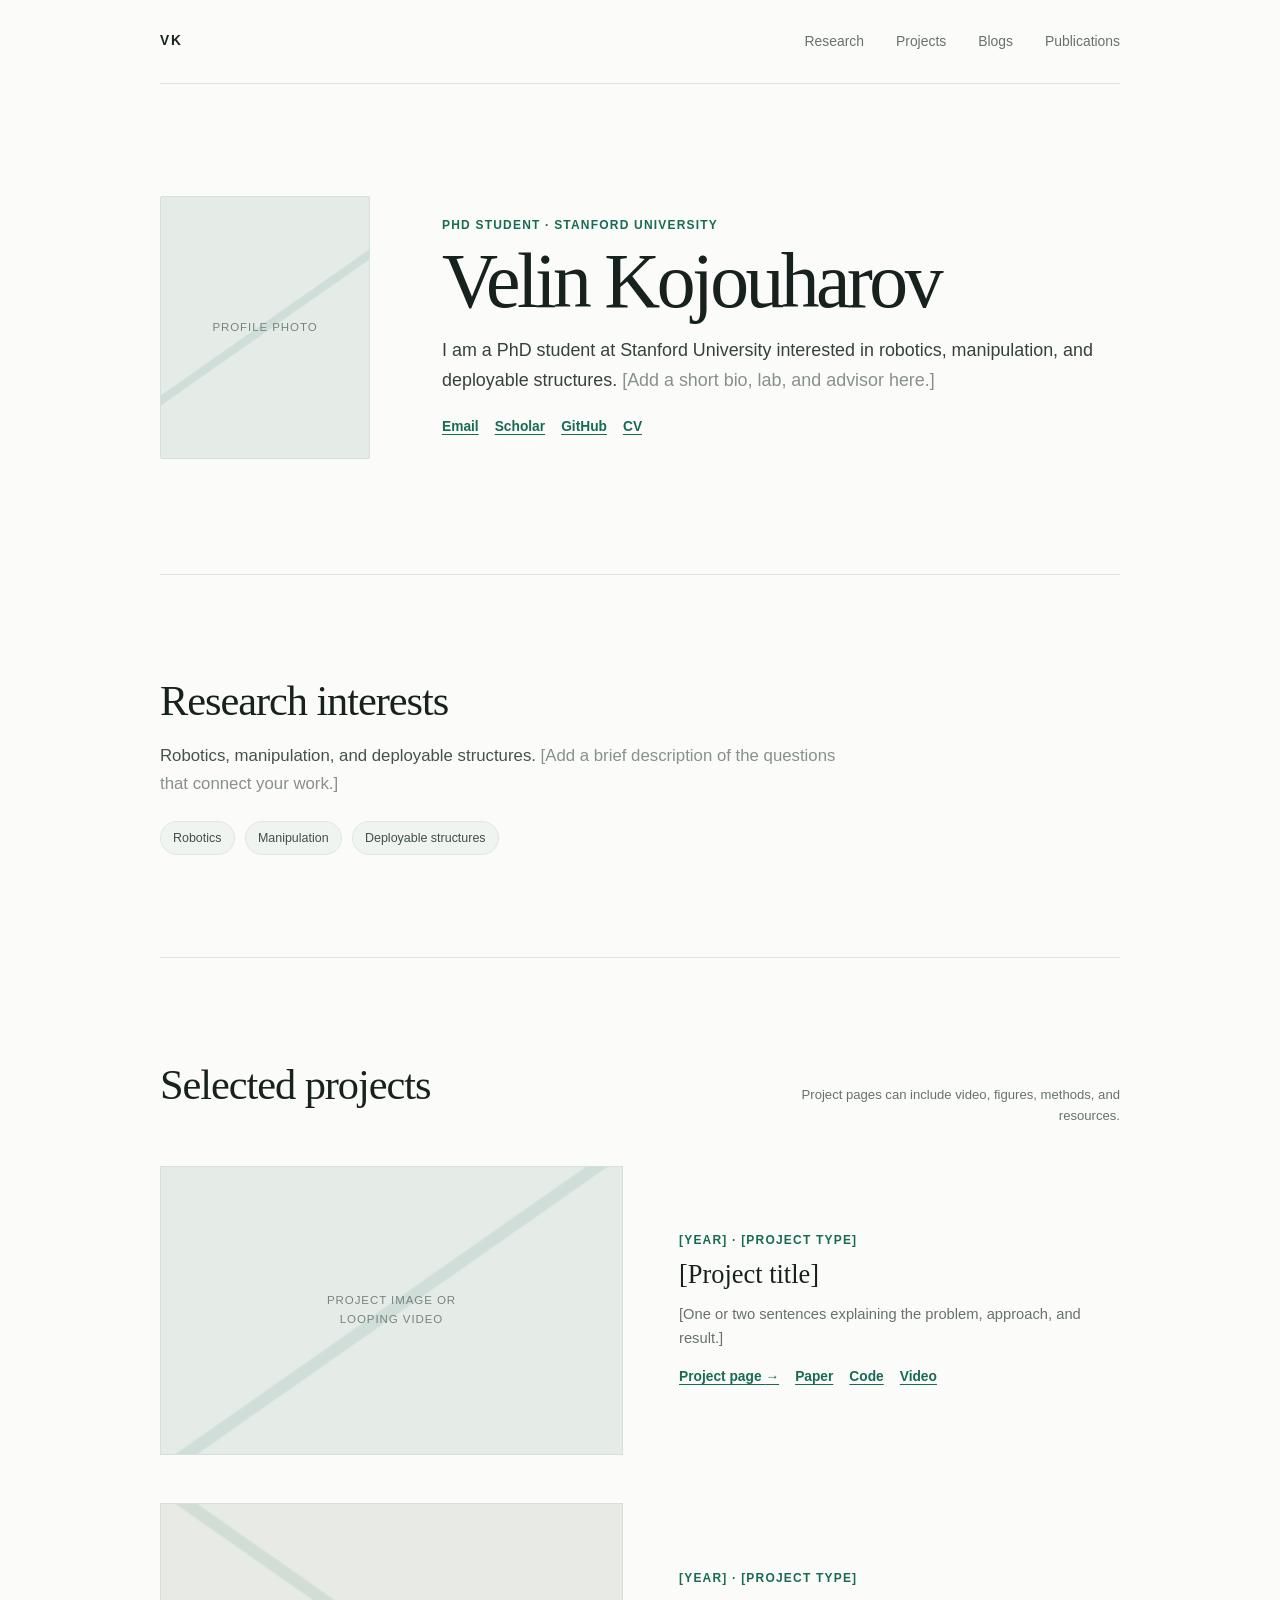
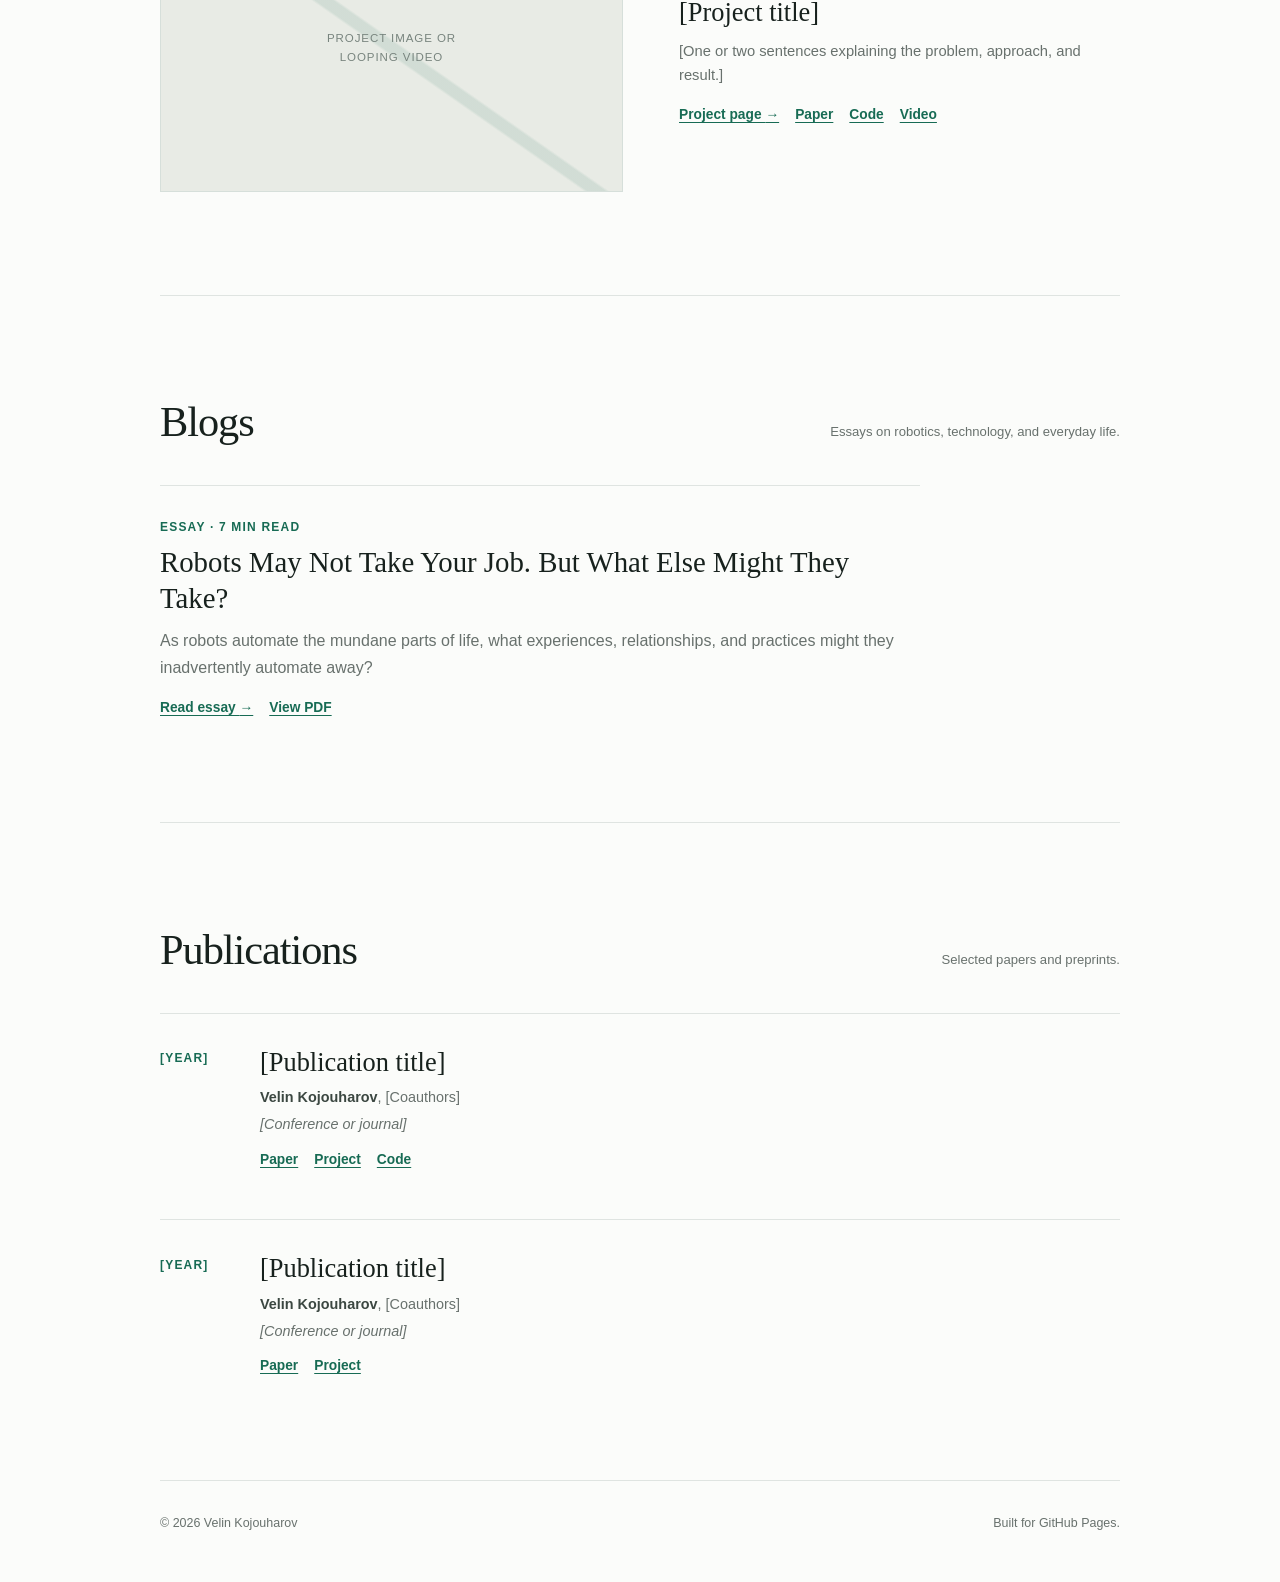
<file: index.html>
<!doctype html>
<html lang="en">
<head>
  <meta charset="utf-8">
  <meta name="viewport" content="width=device-width, initial-scale=1">
  <meta name="description" content="Velin Kojouharov — PhD student at Stanford University working in robotics, manipulation, and deployable structures.">
  <title>Velin Kojouharov</title>
  <link rel="stylesheet" href="style.css">
</head>
<body>
  <a class="skip-link" href="#main-content">Skip to content</a>

  <header class="site-header">
    <a class="wordmark" href="/" aria-label="Velin Kojouharov, home">VK</a>
    <nav aria-label="Primary navigation">
      <a href="#research">Research</a>
      <a href="#projects">Projects</a>
      <a href="#blogs">Blogs</a>
      <a href="#publications">Publications</a>
    </nav>
  </header>

  <main id="main-content">
    <section class="intro" aria-labelledby="intro-title">
      <div class="portrait placeholder" role="img" aria-label="Profile photo placeholder">
        <span>Profile photo</span>
      </div>

      <div class="intro-copy">
        <p class="eyebrow">PhD Student · Stanford University</p>
        <h1 id="intro-title">Velin Kojouharov</h1>
        <p class="lede">
          I am a PhD student at Stanford University interested in robotics,
          manipulation, and deployable structures.
          <span class="placeholder-copy">[Add a short bio, lab, and advisor here.]</span>
        </p>
        <div class="links" aria-label="Profile links">
          <a href="#" aria-label="Email address placeholder">Email</a>
          <a href="#" aria-label="Google Scholar profile placeholder">Scholar</a>
          <a href="#" aria-label="GitHub profile placeholder">GitHub</a>
          <a href="#" aria-label="Curriculum vitae placeholder">CV</a>
        </div>
      </div>
    </section>

    <section id="research" class="section" aria-labelledby="research-title">
      <h2 id="research-title">Research interests</h2>
      <p class="section-intro">
        Robotics, manipulation, and deployable structures.
        <span class="placeholder-copy">[Add a brief description of the questions that connect your work.]</span>
      </p>
      <ul class="topic-list" aria-label="Research topics">
        <li>Robotics</li>
        <li>Manipulation</li>
        <li>Deployable structures</li>
      </ul>
    </section>

    <section id="projects" class="section" aria-labelledby="projects-title">
      <div class="section-heading">
        <h2 id="projects-title">Selected projects</h2>
        <p>Project pages can include video, figures, methods, and resources.</p>
      </div>

      <div class="project-list">
        <article class="project-card">
          <a class="project-media placeholder" href="projects/project-one.html" aria-label="Open project one placeholder page">
            <span>Project image or looping video</span>
          </a>
          <div class="project-copy">
            <p class="project-meta">[Year] · [Project type]</p>
            <h3><a href="projects/project-one.html">[Project title]</a></h3>
            <p>[One or two sentences explaining the problem, approach, and result.]</p>
            <div class="project-links">
              <a href="projects/project-one.html">Project page <span aria-hidden="true">→</span></a>
              <a href="#">Paper</a>
              <a href="#">Code</a>
              <a href="#">Video</a>
            </div>
          </div>
        </article>

        <article class="project-card">
          <a class="project-media placeholder placeholder-alt" href="projects/project-two.html" aria-label="Open project two placeholder page">
            <span>Project image or looping video</span>
          </a>
          <div class="project-copy">
            <p class="project-meta">[Year] · [Project type]</p>
            <h3><a href="projects/project-two.html">[Project title]</a></h3>
            <p>[One or two sentences explaining the problem, approach, and result.]</p>
            <div class="project-links">
              <a href="projects/project-two.html">Project page <span aria-hidden="true">→</span></a>
              <a href="#">Paper</a>
              <a href="#">Code</a>
              <a href="#">Video</a>
            </div>
          </div>
        </article>
      </div>
    </section>

    <section id="blogs" class="section" aria-labelledby="blogs-title">
      <div class="section-heading">
        <h2 id="blogs-title">Blogs</h2>
        <p>Essays on robotics, technology, and everyday life.</p>
      </div>

      <div class="blog-list">
        <article class="blog-card">
          <p class="blog-meta">Essay · 7 min read</p>
          <h3><a href="blogs/robots-and-everyday-life.html">Robots May Not Take Your Job. But What Else Might They Take?</a></h3>
          <p>
            As robots automate the mundane parts of life, what experiences,
            relationships, and practices might they inadvertently automate away?
          </p>
          <div class="blog-links">
            <a href="blogs/robots-and-everyday-life.html">Read essay <span aria-hidden="true">→</span></a>
            <a href="blog%20post.pdf">View PDF</a>
          </div>
        </article>
      </div>
    </section>

    <section id="publications" class="section" aria-labelledby="publications-title">
      <div class="section-heading">
        <h2 id="publications-title">Publications</h2>
        <p>Selected papers and preprints.</p>
      </div>

      <div class="publication-list">
        <article class="publication">
          <p class="publication-year">[Year]</p>
          <div>
            <h3>[Publication title]</h3>
            <p class="authors"><strong>Velin Kojouharov</strong>, [Coauthors]</p>
            <p class="venue">[Conference or journal]</p>
            <div class="publication-links">
              <a href="#">Paper</a>
              <a href="#">Project</a>
              <a href="#">Code</a>
            </div>
          </div>
        </article>

        <article class="publication">
          <p class="publication-year">[Year]</p>
          <div>
            <h3>[Publication title]</h3>
            <p class="authors"><strong>Velin Kojouharov</strong>, [Coauthors]</p>
            <p class="venue">[Conference or journal]</p>
            <div class="publication-links">
              <a href="#">Paper</a>
              <a href="#">Project</a>
            </div>
          </div>
        </article>
      </div>
    </section>
  </main>

  <footer>
    <p>© <span id="year">2026</span> Velin Kojouharov</p>
    <p>Built for GitHub Pages.</p>
  </footer>

  <script>
    document.getElementById('year').textContent = new Date().getFullYear();
  </script>
</body>
</html>
</file>
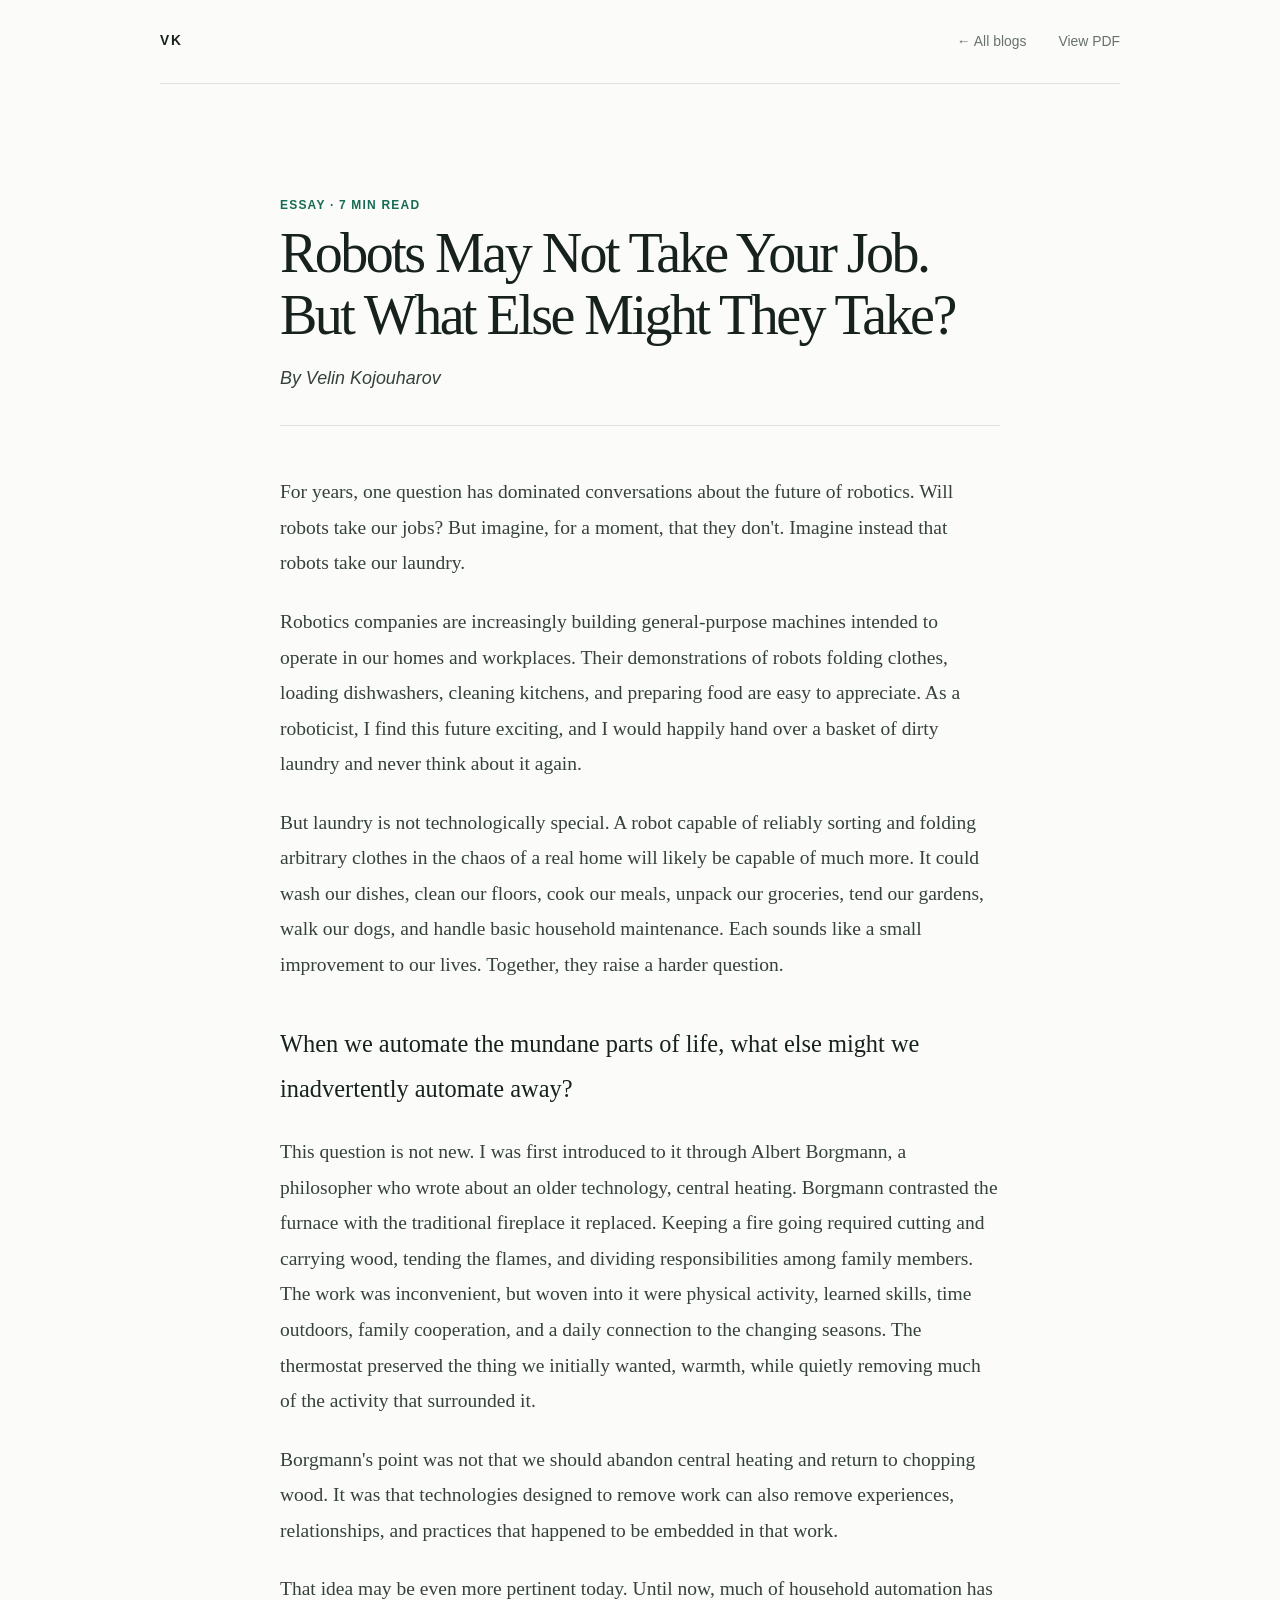
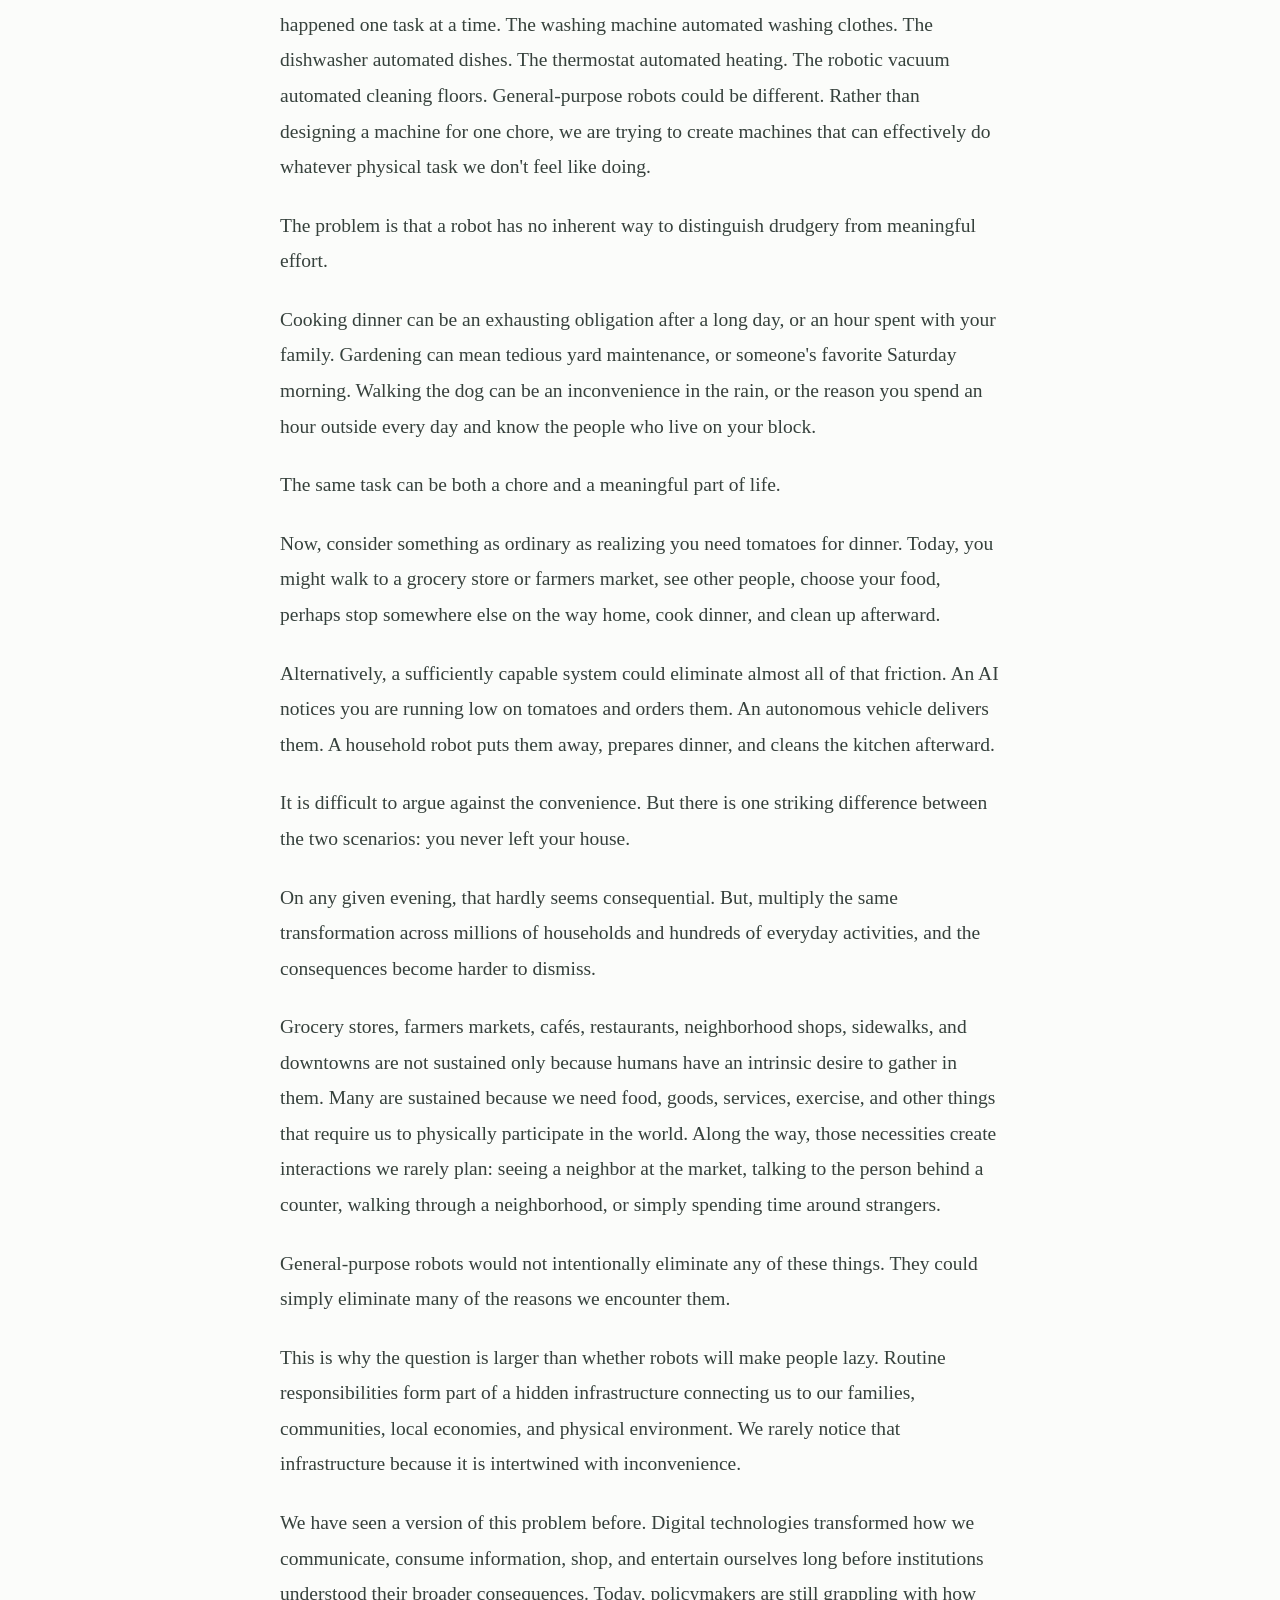
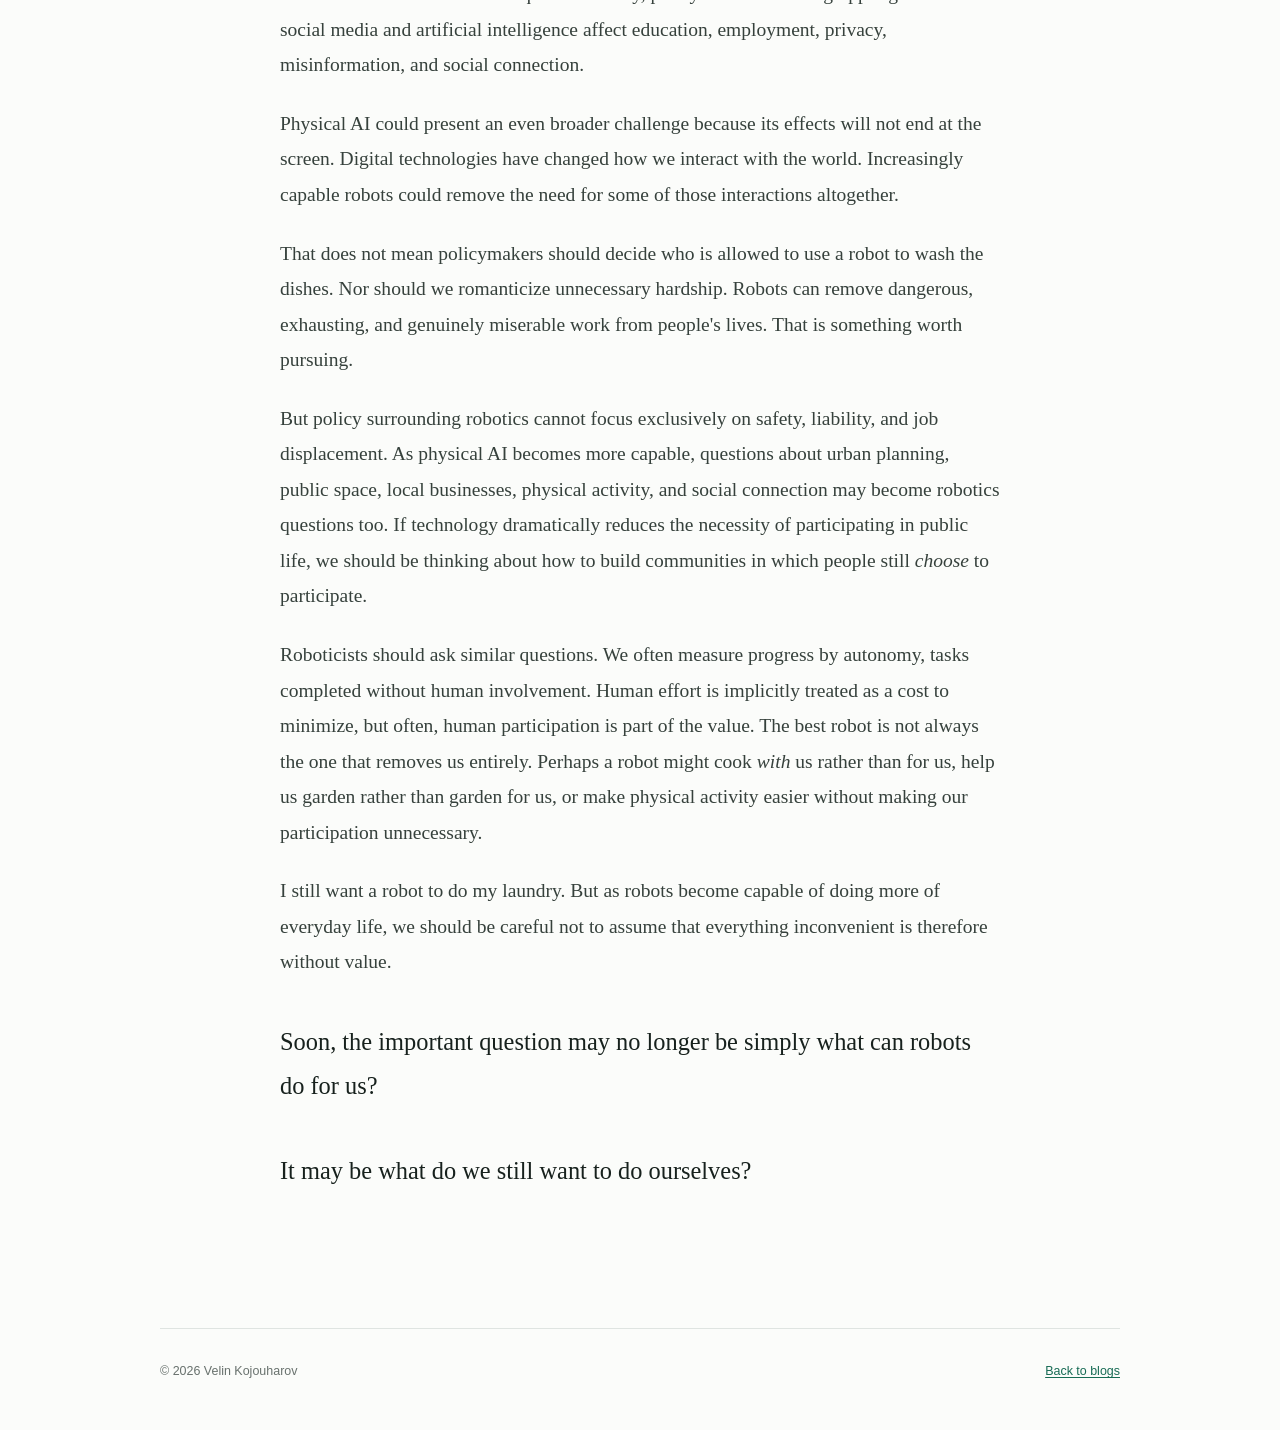
<file: blogs/robots-and-everyday-life.html>
<!doctype html>
<html lang="en">
<head>
  <meta charset="utf-8">
  <meta name="viewport" content="width=device-width, initial-scale=1">
  <meta name="description" content="An essay about what general-purpose household robots might quietly remove from everyday life alongside mundane work.">
  <title>Robots May Not Take Your Job. But What Else Might They Take? — Velin Kojouharov</title>
  <link rel="stylesheet" href="../style.css">
</head>
<body>
  <a class="skip-link" href="#main-content">Skip to content</a>

  <header class="site-header">
    <a class="wordmark" href="../index.html" aria-label="Velin Kojouharov, home">VK</a>
    <nav aria-label="Article navigation">
      <a href="../index.html#blogs">← All blogs</a>
      <a href="../blog%20post.pdf">View PDF</a>
    </nav>
  </header>

  <main id="main-content">
    <article class="blog-post">
      <header class="blog-post-header">
        <p class="blog-meta">Essay · 7 min read</p>
        <h1>Robots May Not Take Your Job. But What Else Might They Take?</h1>
        <p class="lede"><em>By Velin Kojouharov</em></p>
      </header>

      <div class="blog-content">
        <p>For years, one question has dominated conversations about the future of robotics. Will robots take our jobs? But imagine, for a moment, that they don't. Imagine instead that robots take our laundry.</p>

        <p>Robotics companies are increasingly building general-purpose machines intended to operate in our homes and workplaces. Their demonstrations of robots folding clothes, loading dishwashers, cleaning kitchens, and preparing food are easy to appreciate. As a roboticist, I find this future exciting, and I would happily hand over a basket of dirty laundry and never think about it again.</p>

        <p>But laundry is not technologically special. A robot capable of reliably sorting and folding arbitrary clothes in the chaos of a real home will likely be capable of much more. It could wash our dishes, clean our floors, cook our meals, unpack our groceries, tend our gardens, walk our dogs, and handle basic household maintenance. Each sounds like a small improvement to our lives. Together, they raise a harder question.</p>
          
        <p class="closing-question">When we automate the mundane parts of life, what else might we inadvertently automate away?</p>

        <p>This question is not new. I was first introduced to it through Albert Borgmann, a philosopher who wrote about an older technology, central heating. Borgmann contrasted the furnace with the traditional fireplace it replaced. Keeping a fire going required cutting and carrying wood, tending the flames, and dividing responsibilities among family members. The work was inconvenient, but woven into it were physical activity, learned skills, time outdoors, family cooperation, and a daily connection to the changing seasons. The thermostat preserved the thing we initially wanted, warmth, while quietly removing much of the activity that surrounded it.</p>

        <p>Borgmann's point was not that we should abandon central heating and return to chopping wood. It was that technologies designed to remove work can also remove experiences, relationships, and practices that happened to be embedded in that work.</p>

        <p>That idea may be even more pertinent today. Until now, much of household automation has happened one task at a time. The washing machine automated washing clothes. The dishwasher automated dishes. The thermostat automated heating. The robotic vacuum automated cleaning floors. General-purpose robots could be different. Rather than designing a machine for one chore, we are trying to create machines that can effectively do whatever physical task we don't feel like doing.</p>

        <p>The problem is that a robot has no inherent way to distinguish drudgery from meaningful effort.</p>

        <p>Cooking dinner can be an exhausting obligation after a long day, or an hour spent with your family. Gardening can mean tedious yard maintenance, or someone's favorite Saturday morning. Walking the dog can be an inconvenience in the rain, or the reason you spend an hour outside every day and know the people who live on your block.</p>

        <p>The same task can be both a chore and a meaningful part of life.</p>

        <p>Now, consider something as ordinary as realizing you need tomatoes for dinner. Today, you might walk to a grocery store or farmers market, see other people, choose your food, perhaps stop somewhere else on the way home, cook dinner, and clean up afterward.</p>

        <p>Alternatively, a sufficiently capable system could eliminate almost all of that friction. An AI notices you are running low on tomatoes and orders them. An autonomous vehicle delivers them. A household robot puts them away, prepares dinner, and cleans the kitchen afterward.</p>

        <p>It is difficult to argue against the convenience. But there is one striking difference between the two scenarios: you never left your house.</p>

        <p>On any given evening, that hardly seems consequential. But, multiply the same transformation across millions of households and hundreds of everyday activities, and the consequences become harder to dismiss.</p>

        <p>Grocery stores, farmers markets, cafés, restaurants, neighborhood shops, sidewalks, and downtowns are not sustained only because humans have an intrinsic desire to gather in them. Many are sustained because we need food, goods, services, exercise, and other things that require us to physically participate in the world. Along the way, those necessities create interactions we rarely plan: seeing a neighbor at the market, talking to the person behind a counter, walking through a neighborhood, or simply spending time around strangers.</p>

        <p>General-purpose robots would not intentionally eliminate any of these things. They could simply eliminate many of the reasons we encounter them.</p>

        <p>This is why the question is larger than whether robots will make people lazy. Routine responsibilities form part of a hidden infrastructure connecting us to our families, communities, local economies, and physical environment. We rarely notice that infrastructure because it is intertwined with inconvenience.</p>

        <p>We have seen a version of this problem before. Digital technologies transformed how we communicate, consume information, shop, and entertain ourselves long before institutions understood their broader consequences. Today, policymakers are still grappling with how social media and artificial intelligence affect education, employment, privacy, misinformation, and social connection.</p>

        <p>Physical AI could present an even broader challenge because its effects will not end at the screen. Digital technologies have changed how we interact with the world. Increasingly capable robots could remove the need for some of those interactions altogether.</p>

        <p>That does not mean policymakers should decide who is allowed to use a robot to wash the dishes. Nor should we romanticize unnecessary hardship. Robots can remove dangerous, exhausting, and genuinely miserable work from people's lives. That is something worth pursuing.</p>

        <p>But policy surrounding robotics cannot focus exclusively on safety, liability, and job displacement. As physical AI becomes more capable, questions about urban planning, public space, local businesses, physical activity, and social connection may become robotics questions too. If technology dramatically reduces the necessity of participating in public life, we should be thinking about how to build communities in which people still <em>choose</em> to participate.</p>

        <p>Roboticists should ask similar questions. We often measure progress by autonomy, tasks completed without human involvement. Human effort is implicitly treated as a cost to minimize, but often, human participation is part of the value. The best robot is not always the one that removes us entirely. Perhaps a robot might cook <em>with</em> us rather than for us, help us garden rather than garden for us, or make physical activity easier without making our participation unnecessary.</p>

        <p>I still want a robot to do my laundry. But as robots become capable of doing more of everyday life, we should be careful not to assume that everything inconvenient is therefore without value.</p>

        <p class="closing-question">Soon, the important question may no longer be simply what can robots do for us?</p>

        <p class="closing-question">It may be what do we still want to do ourselves?</p>
      </div>
    </article>
  </main>

  <footer>
    <p>© <span id="year">2026</span> Velin Kojouharov</p>
    <p><a href="../index.html#blogs">Back to blogs</a></p>
  </footer>

  <script>
    document.getElementById('year').textContent = new Date().getFullYear();
  </script>
</body>
</html>
</file>
<file: style.css>
:root {
  --ink: #17211d;
  --muted: #68716d;
  --accent: #176b54;
  --accent-dark: #0f4f3d;
  --line: #dfe4e1;
  --paper: #fbfcfa;
  --soft: #f0f4f1;
  --placeholder: #e5ece8;
  --max-width: 960px;
}

* {
  box-sizing: border-box;
}

html {
  scroll-behavior: smooth;
}

body {
  margin: 0;
  color: var(--ink);
  background: var(--paper);
  font-family: Inter, ui-sans-serif, -apple-system, BlinkMacSystemFont, "Segoe UI", sans-serif;
  font-size: 16px;
  line-height: 1.65;
  -webkit-font-smoothing: antialiased;
}

a {
  color: var(--accent);
  text-decoration-thickness: 1px;
  text-underline-offset: 0.2em;
}

a:hover {
  color: var(--accent-dark);
}

a:focus-visible {
  outline: 2px solid var(--accent);
  outline-offset: 4px;
  border-radius: 2px;
}

.skip-link {
  position: fixed;
  top: 0.75rem;
  left: 0.75rem;
  z-index: 10;
  padding: 0.45rem 0.7rem;
  background: var(--ink);
  color: white;
  transform: translateY(-160%);
}

.skip-link:focus {
  transform: translateY(0);
}

.site-header,
main,
footer {
  width: min(calc(100% - 2.5rem), var(--max-width));
  margin-inline: auto;
}

.site-header {
  min-height: 84px;
  display: flex;
  align-items: center;
  justify-content: space-between;
  border-bottom: 1px solid var(--line);
}

.wordmark {
  color: var(--ink);
  font-size: 0.86rem;
  font-weight: 750;
  letter-spacing: 0.14em;
  text-decoration: none;
}

nav {
  display: flex;
  gap: clamp(1rem, 4vw, 2rem);
}

nav a {
  color: var(--muted);
  font-size: 0.87rem;
  text-decoration: none;
}

nav a:hover {
  color: var(--ink);
}

.intro {
  display: grid;
  grid-template-columns: 210px minmax(0, 1fr);
  gap: clamp(2rem, 6vw, 4.5rem);
  align-items: center;
  padding: clamp(4rem, 9vw, 7rem) 0 clamp(4.5rem, 9vw, 7.5rem);
}

.portrait {
  aspect-ratio: 4 / 5;
  border-radius: 2px;
}

.placeholder {
  display: grid;
  place-items: center;
  overflow: hidden;
  color: #78847e;
  background:
    linear-gradient(145deg, transparent 48.5%, rgba(23, 107, 84, 0.11) 49%, rgba(23, 107, 84, 0.11) 51%, transparent 51.5%),
    var(--placeholder);
  border: 1px solid #d6dfda;
}

.placeholder span {
  max-width: 12rem;
  padding: 1rem;
  font-size: 0.72rem;
  letter-spacing: 0.08em;
  text-align: center;
  text-transform: uppercase;
}

.eyebrow,
.project-meta,
.publication-year {
  margin: 0 0 0.45rem;
  color: var(--accent);
  font-size: 0.75rem;
  font-weight: 700;
  letter-spacing: 0.1em;
  text-transform: uppercase;
}

h1,
h2,
h3,
p {
  margin-top: 0;
}

h1 {
  margin-bottom: 1.1rem;
  font-family: Georgia, "Times New Roman", serif;
  font-size: clamp(2.65rem, 7vw, 4.85rem);
  font-weight: 400;
  letter-spacing: -0.045em;
  line-height: 0.98;
}

.lede {
  max-width: 42rem;
  margin-bottom: 1.3rem;
  color: #36413c;
  font-size: clamp(1rem, 2vw, 1.12rem);
}

.placeholder-copy {
  color: #88908c;
}

.links,
.project-links,
.publication-links {
  display: flex;
  flex-wrap: wrap;
  gap: 0.35rem 1rem;
}

.links a,
.project-links a,
.publication-links a {
  font-size: 0.86rem;
  font-weight: 650;
}

.section {
  padding: clamp(3.5rem, 8vw, 6.5rem) 0;
  border-top: 1px solid var(--line);
  scroll-margin-top: 1rem;
}

.section h2 {
  margin-bottom: 1rem;
  font-family: Georgia, "Times New Roman", serif;
  font-size: clamp(1.9rem, 4vw, 2.65rem);
  font-weight: 400;
  letter-spacing: -0.025em;
  line-height: 1.15;
}

.section-intro {
  max-width: 690px;
  color: #46504c;
  font-size: 1.05rem;
}

.topic-list {
  display: flex;
  flex-wrap: wrap;
  gap: 0.65rem;
  margin: 1.5rem 0 0;
  padding: 0;
  list-style: none;
}

.topic-list li {
  padding: 0.35rem 0.75rem;
  color: #405049;
  background: var(--soft);
  border: 1px solid #dfe7e2;
  border-radius: 999px;
  font-size: 0.78rem;
}

.section-heading {
  display: flex;
  align-items: baseline;
  justify-content: space-between;
  gap: 1.5rem;
  margin-bottom: 2.4rem;
}

.section-heading h2,
.section-heading p {
  margin-bottom: 0;
}

.section-heading p {
  max-width: 330px;
  color: var(--muted);
  font-size: 0.82rem;
  text-align: right;
}

.project-list,
.publication-list,
.blog-list {
  display: grid;
  gap: 3rem;
}

.blog-card {
  max-width: 760px;
  padding-top: 2rem;
  border-top: 1px solid var(--line);
}

.blog-meta {
  margin-bottom: 0.45rem;
  color: var(--accent);
  font-size: 0.75rem;
  font-weight: 700;
  letter-spacing: 0.1em;
  text-transform: uppercase;
}

.blog-card h3 {
  margin-bottom: 0.7rem;
  font-family: Georgia, "Times New Roman", serif;
  font-size: clamp(1.35rem, 3vw, 1.8rem);
  font-weight: 400;
  line-height: 1.25;
}

.blog-card h3 a {
  color: var(--ink);
  text-decoration: none;
}

.blog-card > p:not(.blog-meta) {
  margin-bottom: 1rem;
  color: var(--muted);
}

.blog-links {
  display: flex;
  flex-wrap: wrap;
  gap: 0.35rem 1rem;
}

.blog-links a {
  font-size: 0.86rem;
  font-weight: 650;
}

.blog-post {
  max-width: 720px;
  margin-inline: auto;
  padding: clamp(4rem, 9vw, 7rem) 0;
}

.blog-post-header {
  margin-bottom: 3rem;
  padding-bottom: 2rem;
  border-bottom: 1px solid var(--line);
}

.blog-post-header h1 {
  font-size: clamp(2.1rem, 5.5vw, 3.5rem);
  line-height: 1.1;
}

.blog-post-header .lede {
  margin-bottom: 0;
}

.blog-content {
  color: #36413c;
  font-family: Georgia, "Times New Roman", serif;
  font-size: clamp(1.12rem, 2vw, 1.22rem);
  line-height: 1.82;
}

.blog-content p {
  margin-bottom: 1.45rem;
}

.blog-content .closing-question {
  margin-top: 2.5rem;
  color: var(--ink);
  font-size: 1.25em;
}

.project-card {
  display: grid;
  grid-template-columns: minmax(260px, 1.05fr) minmax(260px, 1fr);
  gap: clamp(1.5rem, 5vw, 3.5rem);
  align-items: center;
}

.project-media {
  aspect-ratio: 16 / 10;
  color: #78847e;
  text-decoration: none;
  transition: transform 180ms ease, box-shadow 180ms ease;
}

.project-media:hover {
  color: #5f6d66;
  transform: translateY(-2px);
  box-shadow: 0 12px 30px rgba(30, 51, 42, 0.1);
}

.placeholder-alt {
  background:
    linear-gradient(35deg, transparent 48.5%, rgba(23, 107, 84, 0.11) 49%, rgba(23, 107, 84, 0.11) 51%, transparent 51.5%),
    #e8ebe5;
}

.project-copy h3,
.publication h3 {
  margin-bottom: 0.65rem;
  font-family: Georgia, "Times New Roman", serif;
  font-size: clamp(1.25rem, 3vw, 1.65rem);
  font-weight: 400;
  line-height: 1.25;
}

.project-copy h3 a {
  color: var(--ink);
  text-decoration: none;
}

.project-copy > p:not(.project-meta) {
  margin-bottom: 1rem;
  color: var(--muted);
  font-size: 0.92rem;
}

.publication {
  display: grid;
  grid-template-columns: 76px minmax(0, 1fr);
  gap: 1.5rem;
  padding-top: 2rem;
  border-top: 1px solid var(--line);
}

.publication-year {
  padding-top: 0.2rem;
}

.publication h3 {
  margin-bottom: 0.45rem;
}

.authors,
.venue {
  margin-bottom: 0.2rem;
  color: var(--muted);
  font-size: 0.9rem;
}

.venue {
  margin-bottom: 0.75rem;
  font-style: italic;
}

.authors strong {
  color: #3b4741;
  font-weight: 650;
}

footer {
  display: flex;
  justify-content: space-between;
  padding: 2rem 0 3rem;
  color: var(--muted);
  border-top: 1px solid var(--line);
  font-size: 0.78rem;
}

footer p {
  margin: 0;
}

@media (max-width: 700px) {
  .site-header {
    min-height: 70px;
  }

  nav {
    gap: 0.85rem;
  }

  nav a {
    font-size: 0.78rem;
  }

  .intro {
    grid-template-columns: 1fr;
    gap: 2rem;
    padding-top: 3rem;
  }

  .portrait {
    width: min(52vw, 190px);
  }

  .section-heading {
    display: block;
  }

  .section-heading p {
    margin-top: -0.55rem;
    text-align: left;
  }

  .project-card {
    grid-template-columns: 1fr;
    gap: 1.4rem;
  }

  .project-list {
    gap: 3.5rem;
  }
}

@media (max-width: 430px) {
  .site-header,
  main,
  footer {
    width: min(calc(100% - 1.5rem), var(--max-width));
  }

  .wordmark {
    display: none;
  }

  .site-header,
  nav {
    width: 100%;
  }

  nav {
    justify-content: space-between;
  }

  .publication {
    grid-template-columns: 1fr;
    gap: 0.25rem;
  }

  footer {
    display: block;
  }
}

@media (prefers-reduced-motion: reduce) {
  html {
    scroll-behavior: auto;
  }

  .project-media {
    transition: none;
  }
}
</file>
